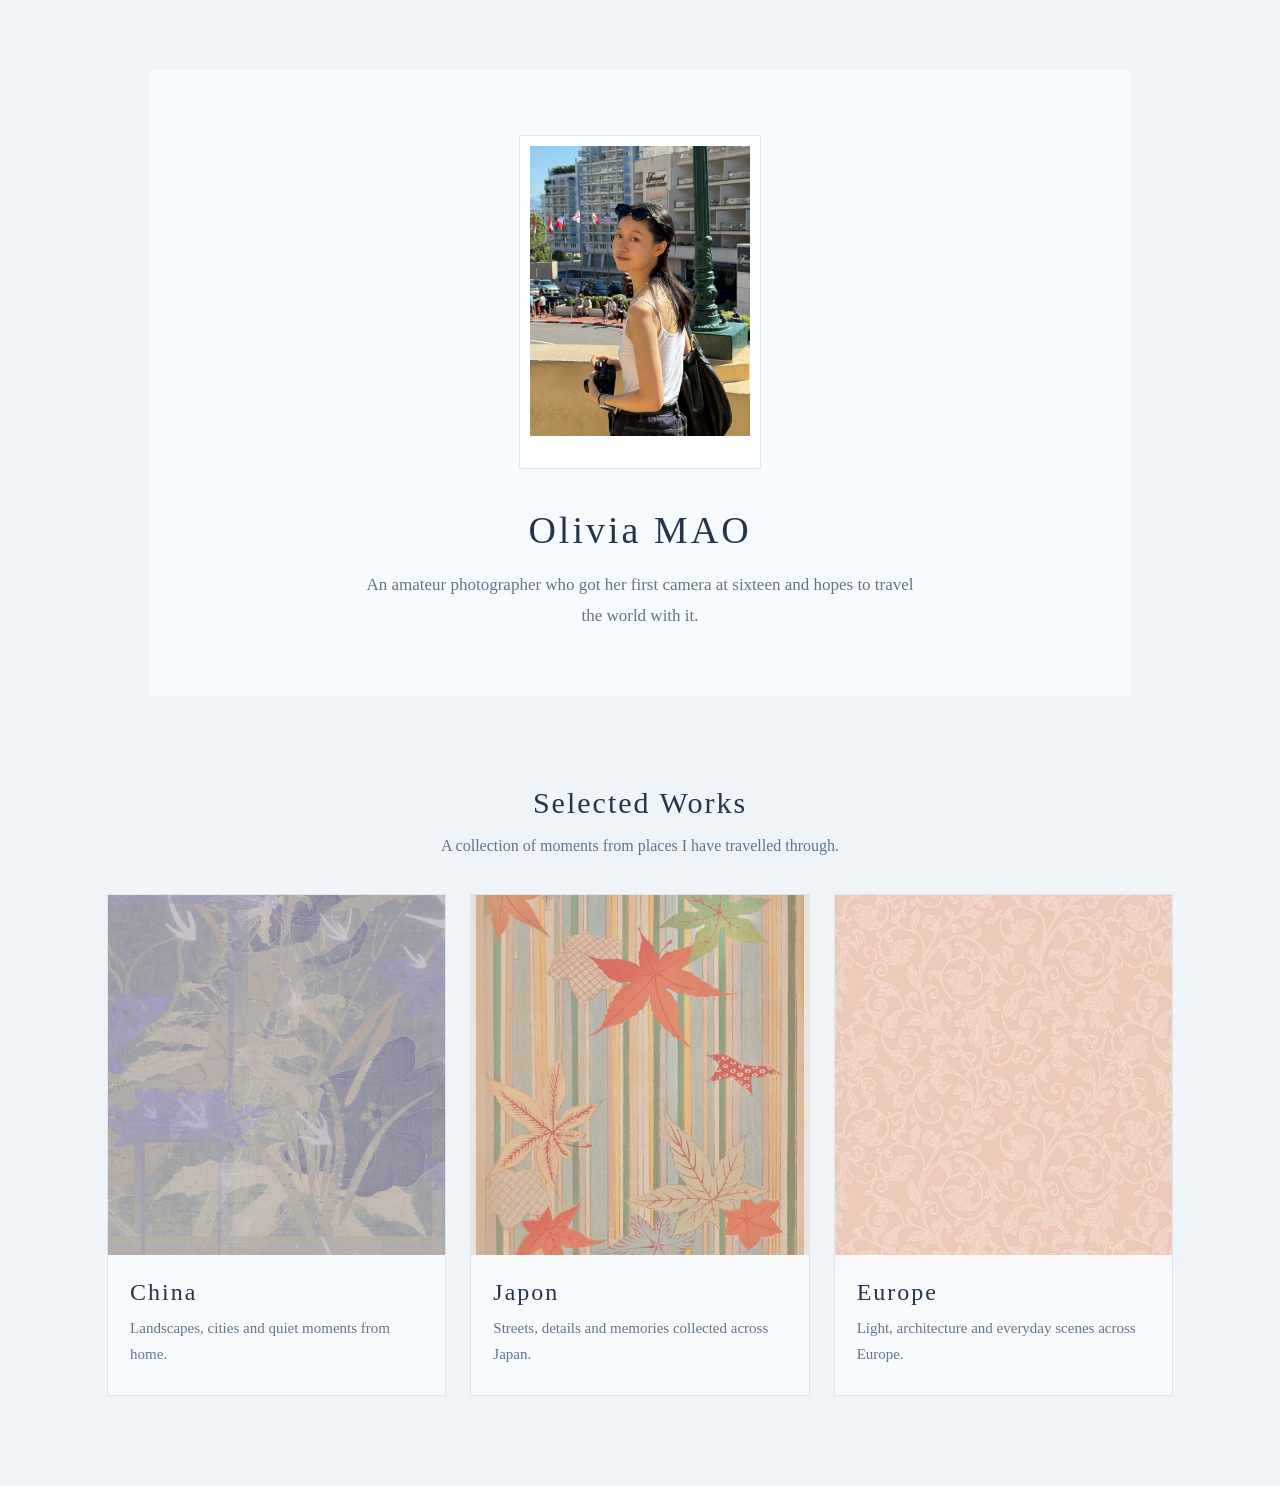
<file: index.html>
<!DOCTYPE html>
<html>
  <head>
    <meta charset="UTF-8">
    <title>Olivia MAO | Photography Portfolio</title>
    <meta name="description" content="Olivia MAO's photography portfolio.">
    <link rel="stylesheet" href="style.css">
  </head>

  <body>
    <div class="profile-card">
      <img src="images/portrait/portrait.jpg" alt="Portrait of Olivia MAO">

      <h1>Olivia MAO</h1>

      <p>
        An amateur photographer who got her first camera at sixteen
        and hopes to travel the world with it.
      </p>
    </div>

    <div class="gallery-intro">
      <h2>Selected Works</h2>
      <p>A collection of moments from places I have travelled through.</p>
    </div>

    <div class="gallery-cards">
      <a href="gallery.html?album=china" class="gallery-card">
        <img src="images/gallery/China/cover.jpg" alt="China photography collection">
        <div class="gallery-card-text">
          <h3>China</h3>
          <p>Landscapes, cities and quiet moments from home.</p>
        </div>
      </a>

      <a href="gallery.html?album=japon" class="gallery-card">
        <img src="images/gallery/Japon/cover.jpg" alt="Japan photography collection">
        <div class="gallery-card-text">
          <h3>Japon</h3>
          <p>Streets, details and memories collected across Japan.</p>
        </div>
      </a>

      <a href="gallery.html?album=europe" class="gallery-card">
        <img src="images/gallery/Europe/cover.jpg" alt="Europe photography collection">
        <div class="gallery-card-text">
          <h3>Europe</h3>
          <p>Light, architecture and everyday scenes across Europe.</p>
        </div>
      </a>
    </div>
  </body>
</html>
</file>
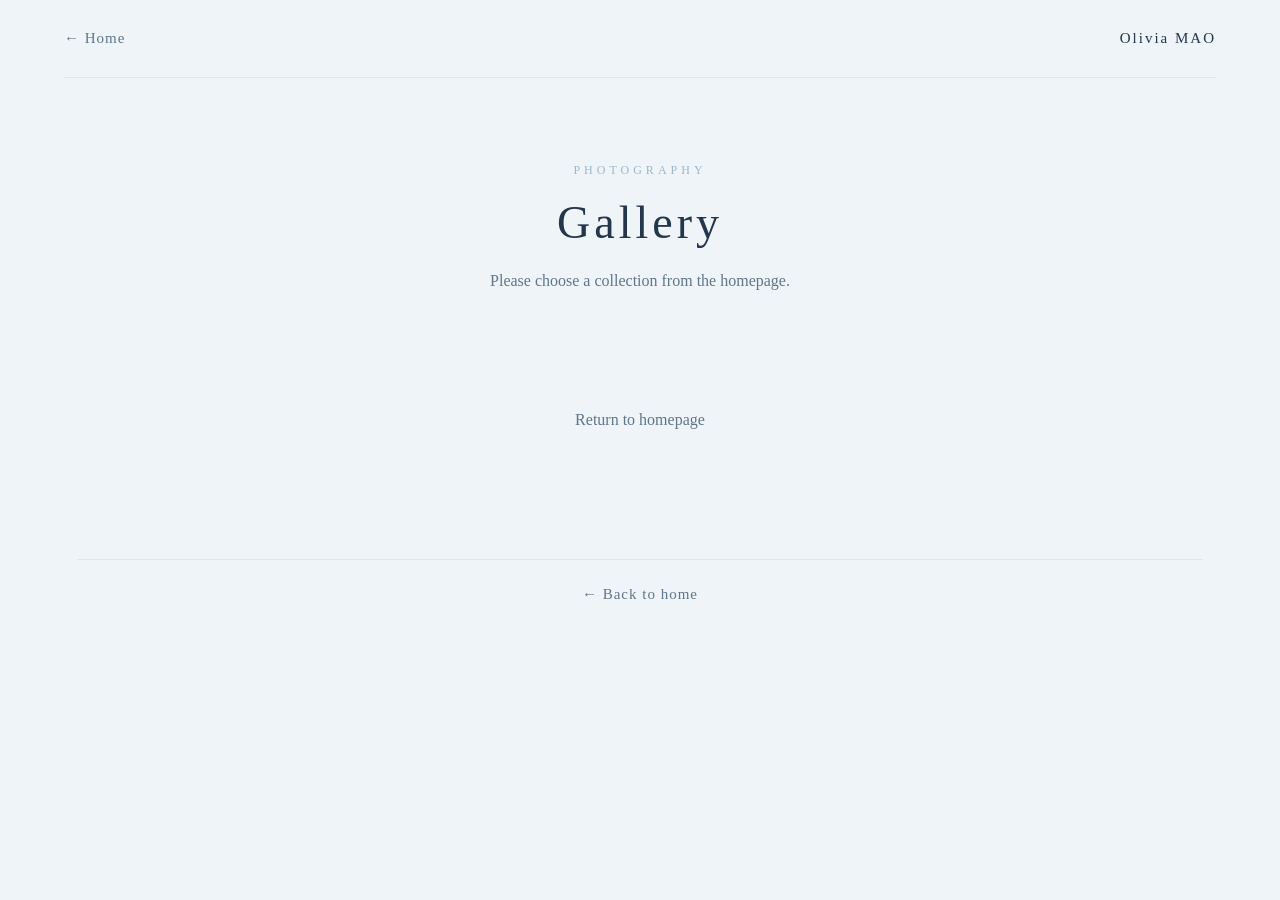
<file: gallery.html>
<!DOCTYPE html>
<html>
  <head>
    <meta charset="UTF-8">
    <title>Gallery | Olivia MAO Photography</title>
    <meta name="description" content="Photography gallery by Olivia MAO.">
    <link rel="stylesheet" href="style.css">
  </head>

  <body class="gallery-page">
    <div class="gallery-nav">
      <a href="index.html" class="back-home">← Home</a>
      <p class="gallery-logo">Olivia MAO</p>
    </div>

    <div class="gallery-header">
      <p class="gallery-label">PHOTOGRAPHY</p>
      <h1 id="gallery-title">Gallery</h1>
      <p id="gallery-description">A collection of photographs.</p>
    </div>

    <div class="photo-grid" id="photo-grid"></div>

    <div class="gallery-bottom">
      <a href="index.html">← Back to home</a>
    </div>

    <script>
      const params = new URLSearchParams(window.location.search);
      const album = params.get("album");

      const galleries = {
        china: {
          title: "China",
          description: "Landscapes, cities and quiet moments from home.",
          folder: "images/gallery/China/",
          photos: [
            "photo01.jpg",
            "photo02.jpg",
            "photo03.jpg",
            "photo04.jpg",
            "photo05.jpg",
            "photo06.jpg"
          ]
        },

        japon: {
          title: "Japon",
          description: "Streets, details and memories collected across Japan.",
          folder: "images/gallery/Japon/",
          photos: [
            "photo01.jpg",
            "photo02.jpg",
            "photo03.jpg",
            "photo04.jpg",
            "photo05.jpg",
            "photo06.jpg",
            "photo07.jpg"
          ]
        },

        europe: {
          title: "Europe",
          description: "Light, architecture and everyday scenes across Europe.",
          folder: "images/gallery/Europe/",
          photos: [
            "photo01.jpg",
            "photo02.jpg",
            "photo03.jpg"
          ]
        }
      };

      const galleryTitle = document.querySelector("#gallery-title");
      const galleryDescription = document.querySelector("#gallery-description");
      const photoGrid = document.querySelector("#photo-grid");
      const currentGallery = galleries[album];

      if (currentGallery) {
        galleryTitle.textContent = currentGallery.title;
        galleryDescription.textContent = currentGallery.description;
        document.title = currentGallery.title + " | Olivia MAO Photography";

        currentGallery.photos.forEach(function(photo) {
          const photoItem = document.createElement("div");
          const image = document.createElement("img");

          photoItem.classList.add("photo-item");
          image.src = currentGallery.folder + photo;
          image.alt = currentGallery.title + " photography by Olivia MAO";

          photoItem.appendChild(image);
          photoGrid.appendChild(photoItem);
        });
      } else {
        galleryTitle.textContent = "Gallery";
        galleryDescription.textContent = "Please choose a collection from the homepage.";
        photoGrid.innerHTML = '<a href="index.html" class="gallery-error-link">Return to homepage</a>';
      }
    </script>
  </body>
</html>
</file>
<file: style.css>
body {
  margin: 0;
  padding: 0;
  background-color: #EEF4F8;
  font-family: Georgia, "Times New Roman", serif;
  color: #24364B;
}

.profile-card {
  width: 80%;
  max-width: 900px;
  margin: 70px auto;
  padding: 65px 40px;
  text-align: center;
  background-color: #F8FBFD;
}

.profile-card img {
  width: 220px;
  height: 290px;
  object-fit: cover;
  background-color: white;
  padding: 10px 10px 32px 10px;
  border: 1px solid #DCE7EF;
  border-radius: 0;
  margin-bottom: 35px;
}

.profile-card h1 {
  margin: 0 0 18px 0;
  font-size: 38px;
  font-weight: normal;
  letter-spacing: 3px;
  color: #24364B;
}

.profile-card p {
  max-width: 560px;
  margin: 0 auto;
  font-size: 17px;
  line-height: 1.8;
  color: #60758A;
}

.gallery-intro {
  width: 80%;
  max-width: 900px;
  margin: 90px auto 35px auto;
  text-align: center;
}

.gallery-intro h2 {
  margin: 0 0 12px 0;
  font-size: 30px;
  font-weight: normal;
  letter-spacing: 2px;
  color: #24364B;
}

.gallery-intro p {
  margin: 0;
  font-size: 16px;
  line-height: 1.7;
  color: #60758A;
}

.gallery-cards {
  width: 85%;
  max-width: 1100px;
  margin: 0 auto 90px auto;
  display: flex;
  justify-content: center;
  gap: 24px;
}

.gallery-card {
  width: 31%;
  text-decoration: none;
  background-color: #F8FBFD;
  color: #24364B;
  border: 1px solid #DCE7EF;
  transition: 0.3s;
}

.gallery-card img {
  width: 100%;
  height: 360px;
  object-fit: cover;
  display: block;
}

.gallery-card-text {
  padding: 24px 22px 28px 22px;
}

.gallery-card-text h3 {
  margin: 0 0 10px 0;
  font-size: 24px;
  font-weight: normal;
  letter-spacing: 2px;
  color: #24364B;
}

.gallery-card-text p {
  margin: 0;
  font-size: 15px;
  line-height: 1.7;
  color: #60758A;
}

.gallery-card:hover {
  border-color: #9EB7C9;
}

.gallery-card:hover img {
  opacity: 0.92;
}

.gallery-page {
  min-height: 100vh;
  background-color: #EEF4F8;
}

.gallery-nav {
  width: 90%;
  max-width: 1200px;
  margin: 0 auto;
  padding: 30px 0;
  display: flex;
  justify-content: space-between;
  align-items: center;
  border-bottom: 1px solid #DCE7EF;
}

.back-home {
  text-decoration: none;
  font-size: 15px;
  letter-spacing: 1px;
  color: #60758A;
  transition: 0.3s;
}

.back-home:hover {
  color: #24364B;
}

.gallery-logo {
  margin: 0;
  font-size: 15px;
  letter-spacing: 2px;
  color: #24364B;
}

.gallery-header {
  width: 85%;
  max-width: 1000px;
  margin: 85px auto 65px auto;
  text-align: center;
}

.gallery-label {
  margin: 0 0 18px 0;
  font-size: 12px;
  letter-spacing: 4px;
  color: #9EB7C9;
}

.gallery-header h1 {
  margin: 0 0 18px 0;
  font-size: 46px;
  font-weight: normal;
  letter-spacing: 4px;
  color: #24364B;
}

.gallery-header p:last-child {
  max-width: 550px;
  margin: 0 auto;
  font-size: 16px;
  line-height: 1.8;
  color: #60758A;
}

.photo-grid {
  width: 88%;
  max-width: 1200px;
  margin: 0 auto;
  display: grid;
  grid-template-columns: repeat(3, 1fr);
  gap: 38px 30px;
  align-items: start;
}

.photo-item {
  background-color: #F8FBFD;
  padding: 12px;
  border: 1px solid #DCE7EF;
}

.photo-item img {
  width: 100%;
  height: auto;
  display: block;
  transition: 0.3s;
}

.photo-item:hover img {
  opacity: 0.92;
}

.gallery-bottom {
  width: 88%;
  max-width: 1200px;
  margin: 80px auto 80px auto;
  padding-top: 25px;
  border-top: 1px solid #DCE7EF;
  text-align: center;
}

.gallery-bottom a {
  text-decoration: none;
  font-size: 15px;
  letter-spacing: 1px;
  color: #60758A;
  transition: 0.3s;
}

.gallery-bottom a:hover {
  color: #24364B;
}

.gallery-error-link {
  grid-column: 1 / -1;
  text-align: center;
  text-decoration: none;
  padding: 50px;
  color: #60758A;
}

@media (max-width: 800px) {
  .profile-card {
    width: 85%;
    margin: 40px auto;
    padding: 45px 20px;
  }

  .profile-card img {
    width: 180px;
    height: 240px;
    padding: 8px 8px 26px 8px;
  }

  .profile-card h1 {
    font-size: 30px;
    letter-spacing: 2px;
  }

  .profile-card p {
    font-size: 16px;
    line-height: 1.7;
  }

  .gallery-cards {
    width: 85%;
    display: block;
  }

  .gallery-card {
    display: block;
    width: 100%;
    margin-bottom: 30px;
  }

  .gallery-card img {
    height: 420px;
  }

  .gallery-header {
    margin-top: 55px;
    margin-bottom: 50px;
  }

  .gallery-header h1 {
    font-size: 36px;
  }

  .photo-grid {
    width: 88%;
    grid-template-columns: repeat(2, 1fr);
    gap: 30px 20px;
  }

}

@media (max-width: 500px) {
  .gallery-nav {
    padding: 22px 0;
  }

  .gallery-logo {
    font-size: 13px;
  }

  .gallery-header {
    margin-top: 45px;
    margin-bottom: 40px;
  }

  .gallery-header h1 {
    font-size: 32px;
    letter-spacing: 3px;
  }

  .photo-grid {
    width: 88%;
    grid-template-columns: 1fr;
    gap: 28px;
  }

  .photo-item {
    padding: 9px;
  }

}
</file>
